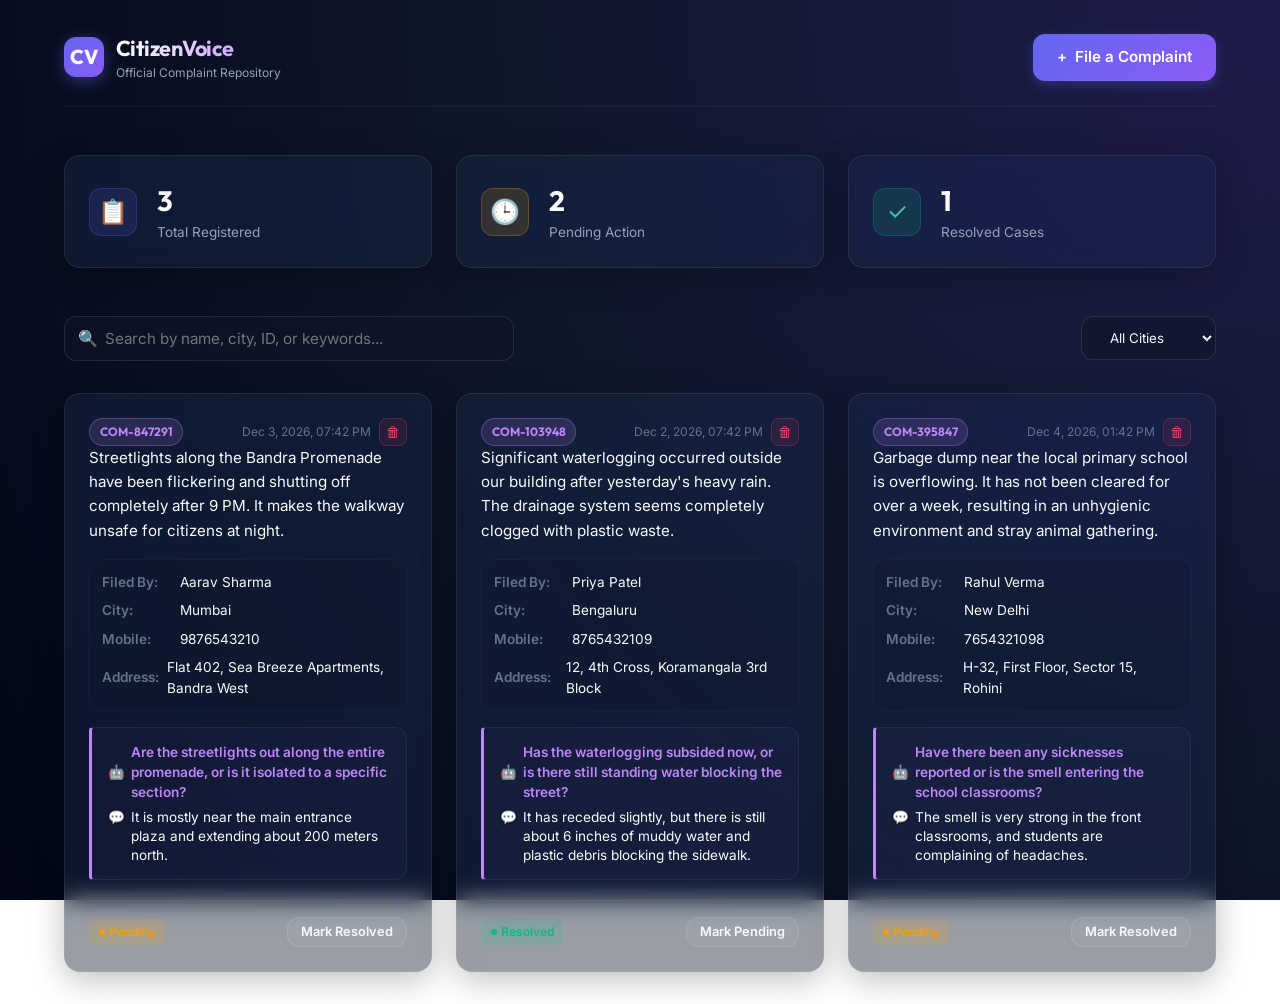
<file: index.html>
<!DOCTYPE html>
<html lang="en">
<head>
  <meta charset="UTF-8">
  <meta name="viewport" content="width=device-width, initial-scale=1.0">
  <meta name="description" content="Manage and report city issues through the modern, transparent Citizen Voice Complaint Repository dashboard.">
  <title>Dashboard | Citizen Voice Repository</title>
  <link rel="stylesheet" href="style.css">
</head>
<body>

  <div class="container">
    <!-- Header Section -->
    <header>
      <a href="index.html" class="logo-section" id="nav-logo">
        <div class="logo-icon">CV</div>
        <div class="logo-text">
          <h1>CitizenVoice</h1>
          <p>Official Complaint Repository</p>
        </div>
      </a>
      <a href="new-complaint.html" class="btn btn-primary" id="btn-goto-form">
        <span>+</span> File a Complaint
      </a>
    </header>

    <!-- Metrics/Stats Section -->
    <section class="stats-grid" aria-label="Complaint Metrics">
      <div class="glass-card stat-card">
        <div class="stat-icon blue">📋</div>
        <div class="stat-details">
          <h3 id="stat-total">0</h3>
          <p>Total Registered</p>
        </div>
      </div>
      
      <div class="glass-card stat-card">
        <div class="stat-icon orange">🕒</div>
        <div class="stat-details">
          <h3 id="stat-pending">0</h3>
          <p>Pending Action</p>
        </div>
      </div>
      
      <div class="glass-card stat-card">
        <div class="stat-icon green">✓</div>
        <div class="stat-details">
          <h3 id="stat-resolved">0</h3>
          <p>Resolved Cases</p>
        </div>
      </div>
    </section>

    <!-- Controls (Search & Filter) Section -->
    <section class="control-bar" aria-label="Controls and filters">
      <div class="search-wrapper">
        <span class="search-icon">🔍</span>
        <input type="text" id="search-complaint" class="search-input" placeholder="Search by name, city, ID, or keywords..." aria-label="Search complaints">
      </div>
      <div class="filters-wrapper">
        <select id="city-filter" class="filter-select" aria-label="Filter by City">
          <option value="">All Cities</option>
        </select>
      </div>
    </section>

    <!-- Complaints Grid Section -->
    <main>
      <div id="complaints-list" class="complaints-grid">
        <!-- Rendered dynamically by app.js -->
        <div class="empty-state glass-card">
          <p>Loading complaints...</p>
        </div>
      </div>
    </main>
  </div>

  <!-- Toast Notification Container -->
  <div id="toast-container" class="toast-container" aria-live="polite"></div>

  <script src="app.js"></script>
</body>
</html>
</file>
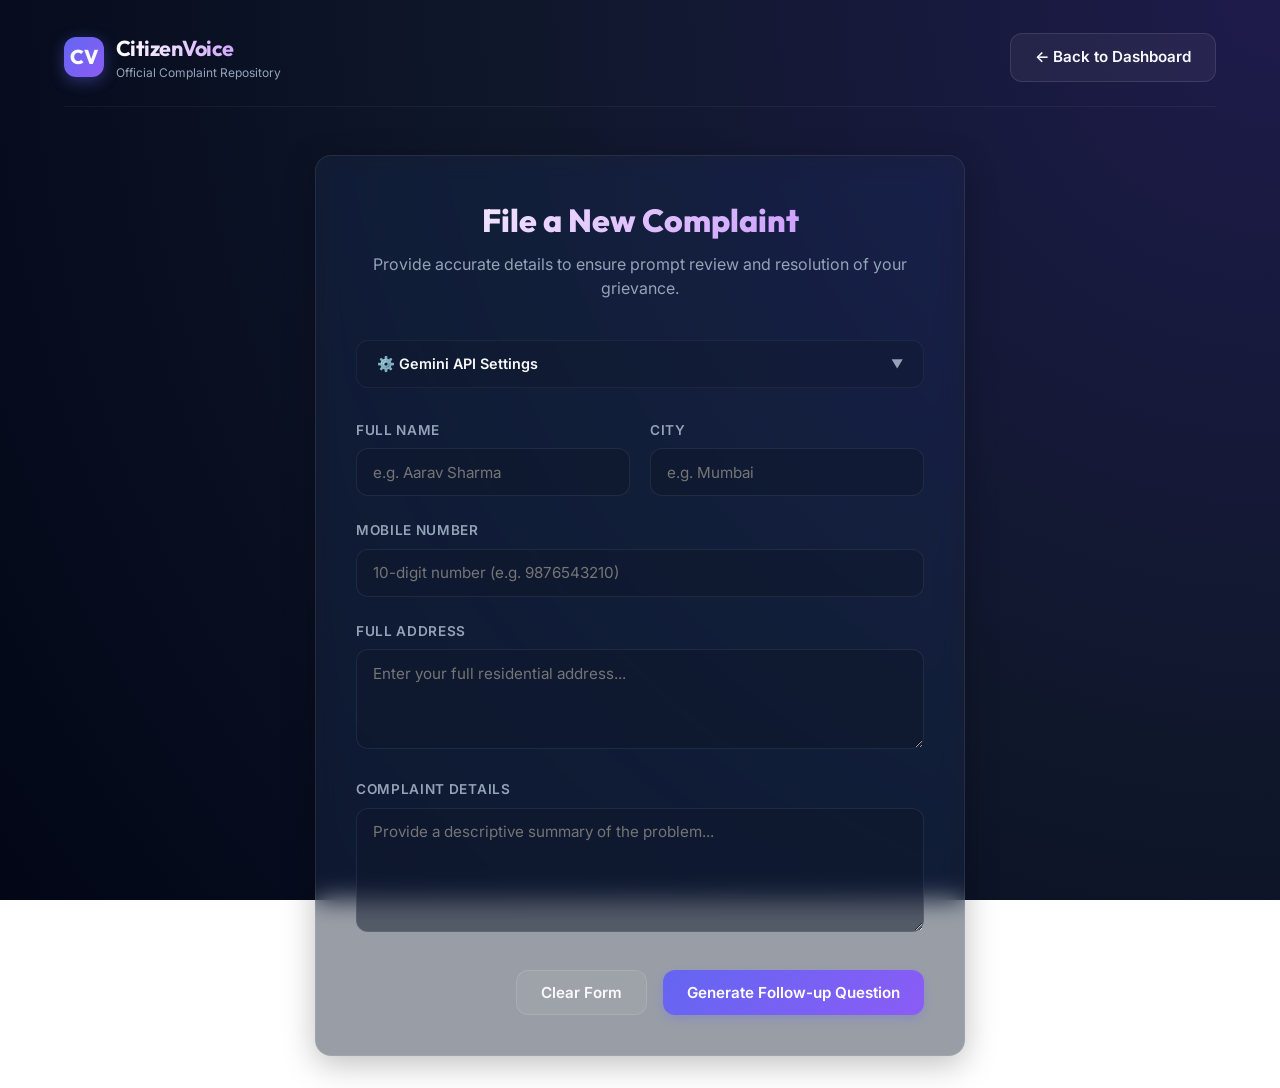
<file: new-complaint.html>
<!DOCTYPE html>
<html lang="en">
<head>
  <meta charset="UTF-8">
  <meta name="viewport" content="width=device-width, initial-scale=1.0">
  <meta name="description" content="Submit a new civic complaint to the Citizen Voice repository. Transparent tracking of local complaints.">
  <title>File a Complaint | Citizen Voice Repository</title>
  <link rel="stylesheet" href="style.css">
</head>
<body>

  <div class="container">
    <!-- Header Section -->
    <header>
      <a href="index.html" class="logo-section" id="nav-logo">
        <div class="logo-icon">CV</div>
        <div class="logo-text">
          <h1>CitizenVoice</h1>
          <p>Official Complaint Repository</p>
        </div>
      </a>
      <a href="index.html" class="btn btn-secondary" id="btn-goto-dashboard">
        ← Back to Dashboard
      </a>
    </header>

    <!-- Form Main Content -->
    <main>
      <div class="glass-card form-container">
        <div class="form-title-section">
          <h2>File a New Complaint</h2>
          <p>Provide accurate details to ensure prompt review and resolution of your grievance.</p>
        </div>

        <!-- Gemini API Key Settings Panel -->
        <div class="api-config-panel">
          <button type="button" class="api-toggle-btn" id="api-toggle-btn" aria-expanded="false">
            <span>⚙️ Gemini API Settings</span>
            <span class="chevron">▼</span>
          </button>
          <div class="api-content collapsed" id="api-content">
            <p class="api-description">We use Gemini AI to generate a specific clarification question based on your complaint. Paste your API key here (stored locally in your browser).</p>
            <div class="api-input-group">
              <input type="password" id="gemini-key-input" class="form-input" placeholder="Enter Gemini API Key...">
              <button type="button" class="btn btn-secondary" id="save-key-btn">Save Key</button>
            </div>
            <span class="api-status" id="api-key-status">❌ No API Key Stored</span>
          </div>
        </div>

        <form id="complaint-form" novalidate>
          <div class="form-row">
            <!-- Full Name -->
            <div class="form-group">
              <label for="name" class="form-label">Full Name</label>
              <input type="text" id="name" class="form-input" placeholder="e.g. Aarav Sharma" required>
            </div>
            
            <!-- City -->
            <div class="form-group">
              <label for="city" class="form-label">City</label>
              <input type="text" id="city" class="form-input" placeholder="e.g. Mumbai" required>
            </div>
          </div>

          <!-- Mobile Number -->
          <div class="form-group">
            <label for="mobile" class="form-label">Mobile Number</label>
            <input type="tel" id="mobile" class="form-input" placeholder="10-digit number (e.g. 9876543210)" required>
          </div>

          <!-- Full Address -->
          <div class="form-group">
            <label for="address" class="form-label">Full Address</label>
            <textarea id="address" class="form-textarea" rows="3" placeholder="Enter your full residential address..." required></textarea>
          </div>

          <!-- Complaint Details -->
          <div class="form-group">
            <label for="complaint" class="form-label">Complaint Details</label>
            <textarea id="complaint" class="form-textarea" rows="5" placeholder="Provide a descriptive summary of the problem..." required></textarea>
          </div>

          <!-- Loading Spinner for Gemini Question Generation -->
          <div class="ai-loader-container hidden" id="ai-loader-container">
            <div class="spinner"></div>
            <p>Gemini is generating a follow-up question based on your complaint...</p>
          </div>

          <!-- AI Follow-up Question Container -->
          <div class="ai-question-section hidden" id="ai-question-section">
            <div class="ai-question-header">
              <span class="ai-badge">🤖 AI Follow-up Question</span>
              <p class="ai-question-prompt" id="ai-question-text">Loading question...</p>
            </div>
            <div class="form-group">
              <label for="ai-answer" class="form-label">Your Answer</label>
              <textarea id="ai-answer" class="form-textarea" rows="3" placeholder="Provide additional details to clarify your complaint..." required></textarea>
            </div>
          </div>

          <!-- Actions -->
          <div class="form-actions">
            <button type="reset" class="btn btn-secondary" id="clear-form-btn">Clear Form</button>
            <button type="button" class="btn btn-secondary hidden" id="edit-details-btn">Edit Details</button>
            <button type="button" class="btn btn-primary" id="generate-question-btn">Generate Follow-up Question</button>
            <button type="submit" class="btn btn-primary hidden" id="submit-complaint-btn">Submit Complaint</button>
          </div>
        </form>
      </div>
    </main>
  </div>

  <!-- Toast Notification Container -->
  <div id="toast-container" class="toast-container" aria-live="polite"></div>

  <script src="app.js"></script>
</body>
</html>
</file>
<file: style.css>
@import url('https://fonts.googleapis.com/css2?family=Inter:wght@300;400;500;600;700&family=Outfit:wght@400;500;600;700;800&display=swap');

/* Design Tokens & Theme Variables */
:root {
  --bg-gradient: radial-gradient(circle at top right, #1e1b4b 0%, #0f172a 50%, #020617 100%);
  --card-bg: rgba(30, 41, 59, 0.45);
  --card-border: rgba(255, 255, 255, 0.08);
  --card-border-hover: rgba(99, 102, 241, 0.4);
  --glow-shadow: 0 0 20px rgba(99, 102, 241, 0.15);
  
  --primary-gradient: linear-gradient(135deg, #6366f1 0%, #8b5cf6 100%);
  --primary-hover-gradient: linear-gradient(135deg, #4f46e5 0%, #7c3aed 100%);
  
  --text-primary: #f8fafc;
  --text-secondary: #94a3b8;
  --text-muted: #64748b;
  --accent-purple: #c084fc;
  
  --success: #10b981;
  --success-bg: rgba(16, 185, 129, 0.15);
  --danger: #f43f5e;
  --danger-bg: rgba(244, 63, 94, 0.15);
  --warning: #f59e0b;
  --warning-bg: rgba(245, 158, 11, 0.15);
  
  --transition-smooth: all 0.3s cubic-bezier(0.4, 0, 0.2, 1);
  --radius-lg: 16px;
  --radius-md: 12px;
  --font-display: 'Outfit', sans-serif;
  --font-sans: 'Inter', sans-serif;
}

/* Reset & Base Styles */
* {
  margin: 0;
  padding: 0;
  box-sizing: border-box;
}

html, body {
  min-height: 100vh;
  font-family: var(--font-sans);
  background: var(--bg-gradient);
  color: var(--text-primary);
  line-height: 1.5;
  overflow-x: hidden;
  background-attachment: fixed;
}

/* Scrollbar customization */
::-webkit-scrollbar {
  width: 8px;
}
::-webkit-scrollbar-track {
  background: rgba(15, 23, 42, 0.6);
}
::-webkit-scrollbar-thumb {
  background: rgba(99, 102, 241, 0.3);
  border-radius: 4px;
}
::-webkit-scrollbar-thumb:hover {
  background: rgba(99, 102, 241, 0.6);
}

/* Layout Elements */
.container {
  width: 100%;
  max-width: 1200px;
  margin: 0 auto;
  padding: 2rem 1.5rem;
}

header {
  display: flex;
  justify-content: space-between;
  align-items: center;
  margin-bottom: 3rem;
  padding-bottom: 1.5rem;
  border-bottom: 1px solid rgba(255, 255, 255, 0.05);
}

.logo-section {
  display: flex;
  align-items: center;
  gap: 0.75rem;
  text-decoration: none;
  color: var(--text-primary);
}

.logo-icon {
  width: 40px;
  height: 40px;
  background: var(--primary-gradient);
  border-radius: var(--radius-md);
  display: flex;
  align-items: center;
  justify-content: center;
  font-weight: 800;
  font-size: 1.25rem;
  font-family: var(--font-display);
  box-shadow: 0 4px 15px rgba(99, 102, 241, 0.4);
}

.logo-text h1 {
  font-family: var(--font-display);
  font-size: 1.35rem;
  font-weight: 700;
  letter-spacing: -0.025em;
  background: linear-gradient(to right, #ffffff, #c084fc);
  -webkit-background-clip: text;
  -webkit-text-fill-color: transparent;
}

.logo-text p {
  font-size: 0.75rem;
  color: var(--text-secondary);
}

/* Glassmorphism Styles */
.glass-card {
  background: var(--card-bg);
  backdrop-filter: blur(12px) saturate(180%);
  -webkit-backdrop-filter: blur(12px) saturate(180%);
  border: 1px solid var(--card-border);
  border-radius: var(--radius-lg);
  box-shadow: 0 8px 32px 0 rgba(0, 0, 0, 0.25);
  transition: var(--transition-smooth);
}

.glass-card:hover {
  border-color: var(--card-border-hover);
  box-shadow: var(--glow-shadow);
}

/* Buttons */
.btn {
  display: inline-flex;
  align-items: center;
  gap: 0.5rem;
  padding: 0.75rem 1.5rem;
  font-family: var(--font-sans);
  font-weight: 600;
  font-size: 0.95rem;
  border-radius: var(--radius-md);
  border: none;
  cursor: pointer;
  transition: var(--transition-smooth);
  text-decoration: none;
}

.btn-primary {
  background: var(--primary-gradient);
  color: #fff;
  box-shadow: 0 4px 12px rgba(99, 102, 241, 0.3);
}

.btn-primary:hover {
  background: var(--primary-hover-gradient);
  transform: translateY(-2px);
  box-shadow: 0 6px 20px rgba(99, 102, 241, 0.45);
}

.btn-primary:active {
  transform: translateY(0);
}

.btn-secondary {
  background: rgba(255, 255, 255, 0.05);
  color: var(--text-primary);
  border: 1px solid rgba(255, 255, 255, 0.1);
}

.btn-secondary:hover {
  background: rgba(255, 255, 255, 0.1);
  border-color: rgba(255, 255, 255, 0.2);
  transform: translateY(-2px);
}

.btn-danger {
  background: var(--danger-bg);
  color: var(--danger);
  border: 1px solid rgba(244, 63, 94, 0.2);
}

.btn-danger:hover {
  background: var(--danger);
  color: #fff;
  transform: translateY(-2px);
  box-shadow: 0 4px 12px rgba(244, 63, 94, 0.3);
}

/* Trash icon delete button in card header */
.btn-icon-delete {
  display: inline-flex;
  align-items: center;
  justify-content: center;
  width: 28px;
  height: 28px;
  border-radius: 8px;
  border: 1px solid rgba(244, 63, 94, 0.25);
  background: rgba(244, 63, 94, 0.1);
  color: var(--danger);
  font-size: 0.9rem;
  cursor: pointer;
  transition: var(--transition-smooth);
  flex-shrink: 0;
  line-height: 1;
}

.btn-icon-delete:hover {
  background: var(--danger);
  border-color: var(--danger);
  color: #fff;
  transform: scale(1.1);
  box-shadow: 0 4px 14px rgba(244, 63, 94, 0.45);
  animation: shake 0.3s ease;
}

@keyframes shake {
  0%, 100% { transform: scale(1.1) rotate(0deg); }
  25%       { transform: scale(1.1) rotate(-6deg); }
  75%       { transform: scale(1.1) rotate(6deg); }
}

/* Statistics Bar */
.stats-grid {
  display: grid;
  grid-template-columns: repeat(auto-fit, minmax(220px, 1fr));
  gap: 1.5rem;
  margin-bottom: 3rem;
}

.stat-card {
  padding: 1.5rem;
  display: flex;
  align-items: center;
  gap: 1.25rem;
}

.stat-icon {
  width: 48px;
  height: 48px;
  border-radius: var(--radius-md);
  display: flex;
  align-items: center;
  justify-content: center;
  font-size: 1.5rem;
}

.stat-icon.blue {
  background: rgba(99, 102, 241, 0.15);
  color: #818cf8;
  border: 1px solid rgba(99, 102, 241, 0.25);
}

.stat-icon.green {
  background: rgba(16, 185, 129, 0.15);
  color: #34d399;
  border: 1px solid rgba(16, 185, 129, 0.25);
}

.stat-icon.orange {
  background: rgba(245, 158, 11, 0.15);
  color: #fbbf24;
  border: 1px solid rgba(245, 158, 11, 0.25);
}

.stat-details h3 {
  font-size: 1.75rem;
  font-weight: 700;
  font-family: var(--font-display);
}

.stat-details p {
  font-size: 0.85rem;
  color: var(--text-secondary);
}

/* Control & Search Bar */
.control-bar {
  display: flex;
  justify-content: space-between;
  align-items: center;
  gap: 1rem;
  margin-bottom: 2rem;
  flex-wrap: wrap;
}

.search-wrapper {
  position: relative;
  flex-grow: 1;
  max-width: 450px;
}

.search-input {
  width: 100%;
  padding: 0.75rem 1rem 0.75rem 2.5rem;
  background: rgba(15, 23, 42, 0.6);
  border: 1px solid rgba(255, 255, 255, 0.1);
  border-radius: var(--radius-md);
  color: var(--text-primary);
  font-family: var(--font-sans);
  font-size: 0.95rem;
  transition: var(--transition-smooth);
}

.search-input:focus {
  outline: none;
  border-color: #6366f1;
  box-shadow: 0 0 15px rgba(99, 102, 241, 0.25);
  background: rgba(15, 23, 42, 0.85);
}

.search-icon {
  position: absolute;
  left: 0.85rem;
  top: 50%;
  transform: translateY(-50%);
  color: var(--text-muted);
  pointer-events: none;
}

.filters-wrapper {
  display: flex;
  gap: 0.75rem;
}

.filter-select {
  padding: 0.75rem 1.5rem;
  background: rgba(15, 23, 42, 0.6);
  border: 1px solid rgba(255, 255, 255, 0.1);
  border-radius: var(--radius-md);
  color: var(--text-primary);
  font-family: var(--font-sans);
  cursor: pointer;
  outline: none;
  transition: var(--transition-smooth);
}

.filter-select:focus {
  border-color: #6366f1;
}

/* Complaints Grid and Cards */
.complaints-grid {
  display: grid;
  grid-template-columns: repeat(auto-fill, minmax(340px, 1fr));
  gap: 1.5rem;
}

.complaint-card {
  padding: 1.5rem;
  display: flex;
  flex-direction: column;
  justify-content: space-between;
  gap: 1.25rem;
  min-height: 280px;
  animation: fadeIn 0.4s ease-out forwards;
}

.card-header {
  display: flex;
  justify-content: space-between;
  align-items: flex-start;
}

.tracking-id {
  font-family: var(--font-display);
  font-size: 0.75rem;
  font-weight: 700;
  color: var(--accent-purple);
  background: rgba(192, 132, 252, 0.15);
  padding: 0.25rem 0.6rem;
  border-radius: 20px;
  border: 1px solid rgba(192, 132, 252, 0.3);
}

.card-date {
  font-size: 0.75rem;
  color: var(--text-muted);
}

.card-body {
  flex-grow: 1;
}

.complaint-desc {
  font-size: 0.95rem;
  color: var(--text-primary);
  margin-bottom: 1rem;
  line-height: 1.6;
  white-space: pre-wrap;
}

.complaint-meta {
  display: grid;
  grid-template-columns: 1fr;
  gap: 0.5rem;
  padding: 0.75rem;
  background: rgba(15, 23, 42, 0.3);
  border-radius: var(--radius-md);
  border: 1px solid rgba(255, 255, 255, 0.03);
}

.meta-item {
  font-size: 0.85rem;
  color: var(--text-secondary);
  display: flex;
  align-items: center;
  gap: 0.5rem;
}

.meta-item span.label {
  font-weight: 600;
  color: var(--text-muted);
  width: 70px;
  display: inline-block;
}

.meta-item span.val {
  color: var(--text-primary);
  word-break: break-word;
}

.card-footer {
  display: flex;
  justify-content: space-between;
  align-items: center;
  padding-top: 1rem;
  border-top: 1px solid rgba(255, 255, 255, 0.05);
}

.status-badge {
  font-size: 0.75rem;
  font-weight: 600;
  padding: 0.25rem 0.6rem;
  border-radius: 6px;
  display: flex;
  align-items: center;
  gap: 0.25rem;
}

.status-badge::before {
  content: '';
  display: inline-block;
  width: 6px;
  height: 6px;
  border-radius: 50%;
}

.status-badge.pending {
  color: var(--warning);
  background: var(--warning-bg);
}
.status-badge.pending::before {
  background: var(--warning);
}

.status-badge.resolved {
  color: var(--success);
  background: var(--success-bg);
}
.status-badge.resolved::before {
  background: var(--success);
}

/* Empty State */
.empty-state {
  grid-column: 1 / -1;
  text-align: center;
  padding: 5rem 2rem;
  display: flex;
  flex-direction: column;
  align-items: center;
  justify-content: center;
  gap: 1rem;
}

.empty-icon {
  font-size: 3.5rem;
  background: var(--primary-gradient);
  -webkit-background-clip: text;
  -webkit-text-fill-color: transparent;
  margin-bottom: 0.5rem;
}

.empty-state h3 {
  font-family: var(--font-display);
  font-size: 1.5rem;
  font-weight: 600;
}

.empty-state p {
  color: var(--text-secondary);
  max-width: 400px;
  margin-bottom: 1rem;
}

/* Form Styling */
.form-container {
  max-width: 650px;
  margin: 0 auto;
  padding: 2.5rem;
}

.form-title-section {
  text-align: center;
  margin-bottom: 2.5rem;
}

.form-title-section h2 {
  font-family: var(--font-display);
  font-size: 2rem;
  font-weight: 800;
  margin-bottom: 0.5rem;
  background: linear-gradient(135deg, #ffffff, #c084fc);
  -webkit-background-clip: text;
  -webkit-text-fill-color: transparent;
}

.form-title-section p {
  color: var(--text-secondary);
}

.form-group {
  margin-bottom: 1.5rem;
}

.form-row {
  display: grid;
  grid-template-columns: 1fr 1fr;
  gap: 1.25rem;
}

@media (max-width: 600px) {
  .form-row {
    grid-template-columns: 1fr;
    gap: 0;
  }
}

.form-label {
  display: block;
  font-size: 0.85rem;
  font-weight: 600;
  color: var(--text-secondary);
  margin-bottom: 0.5rem;
  text-transform: uppercase;
  letter-spacing: 0.05em;
}

.form-input, .form-textarea {
  width: 100%;
  padding: 0.85rem 1rem;
  background: rgba(15, 23, 42, 0.5);
  border: 1px solid rgba(255, 255, 255, 0.08);
  border-radius: var(--radius-md);
  color: var(--text-primary);
  font-family: var(--font-sans);
  font-size: 0.95rem;
  transition: var(--transition-smooth);
}

.form-input:focus, .form-textarea:focus {
  outline: none;
  border-color: #6366f1;
  box-shadow: 0 0 15px rgba(99, 102, 241, 0.2);
  background: rgba(15, 23, 42, 0.8);
}

.form-textarea {
  resize: vertical;
  min-height: 100px;
}

.form-actions {
  display: flex;
  justify-content: flex-end;
  gap: 1rem;
  margin-top: 2rem;
}

/* Toast Notifications */
.toast-container {
  position: fixed;
  bottom: 2rem;
  right: 2rem;
  z-index: 1000;
  display: flex;
  flex-direction: column;
  gap: 0.75rem;
}

.toast {
  padding: 1rem 1.5rem;
  background: rgba(15, 23, 42, 0.9);
  backdrop-filter: blur(10px);
  border-left: 4px solid var(--success);
  border-top: 1px solid rgba(255, 255, 255, 0.05);
  border-right: 1px solid rgba(255, 255, 255, 0.05);
  border-bottom: 1px solid rgba(255, 255, 255, 0.05);
  border-radius: 4px var(--radius-md) var(--radius-md) 4px;
  color: var(--text-primary);
  box-shadow: 0 10px 25px rgba(0, 0, 0, 0.3);
  display: flex;
  align-items: center;
  gap: 0.75rem;
  transform: translateX(120%);
  animation: slideIn 0.3s cubic-bezier(0.16, 1, 0.3, 1) forwards;
  pointer-events: auto;
}

.toast.toast-danger {
  border-left-color: var(--danger);
}

.toast.fadeOut {
  animation: slideOut 0.3s cubic-bezier(0.16, 1, 0.3, 1) forwards;
}

/* Animations */
@keyframes fadeIn {
  from {
    opacity: 0;
    transform: translateY(15px);
  }
  to {
    opacity: 1;
    transform: translateY(0);
  }
}

@keyframes slideIn {
  to {
    transform: translateX(0);
  }
}

@keyframes slideOut {
  from {
    transform: translateX(0);
  }
  to {
    transform: translateX(120%);
  }
}

/* Gemini API Integration Styles */
.hidden {
  display: none !important;
}

/* API Config Panel */
.api-config-panel {
  background: rgba(15, 23, 42, 0.3);
  border: 1px solid rgba(255, 255, 255, 0.05);
  border-radius: var(--radius-md);
  margin-bottom: 2rem;
  overflow: hidden;
  transition: var(--transition-smooth);
}

.api-config-panel:hover {
  border-color: rgba(99, 102, 241, 0.2);
}

.api-toggle-btn {
  width: 100%;
  padding: 0.85rem 1.25rem;
  background: none;
  border: none;
  color: var(--text-primary);
  font-family: var(--font-sans);
  font-weight: 600;
  font-size: 0.9rem;
  display: flex;
  justify-content: space-between;
  align-items: center;
  cursor: pointer;
  outline: none;
}

.api-toggle-btn .chevron {
  font-size: 0.75rem;
  transition: transform 0.3s ease;
  color: var(--text-secondary);
}

.api-toggle-btn[aria-expanded="true"] .chevron {
  transform: rotate(180deg);
}

.api-content {
  padding: 0 1.25rem 1.25rem 1.25rem;
  transition: all 0.3s cubic-bezier(0.4, 0, 0.2, 1);
  max-height: 500px;
  opacity: 1;
}

.api-content.collapsed {
  max-height: 0;
  padding-top: 0;
  padding-bottom: 0;
  opacity: 0;
  pointer-events: none;
}

.api-description {
  font-size: 0.8rem;
  color: var(--text-secondary);
  margin-bottom: 0.75rem;
  line-height: 1.4;
}

.api-input-group {
  display: flex;
  gap: 0.75rem;
  margin-bottom: 0.75rem;
}

.api-input-group .form-input {
  flex-grow: 1;
  padding: 0.65rem 0.85rem;
  font-size: 0.85rem;
}

.api-input-group .btn {
  padding: 0.65rem 1.25rem;
  font-size: 0.85rem;
}

.api-status {
  display: inline-flex;
  align-items: center;
  font-size: 0.75rem;
  font-weight: 600;
  gap: 0.35rem;
}

.api-status.stored {
  color: var(--success);
}

/* Spinner Loader */
.ai-loader-container {
  display: flex;
  flex-direction: column;
  align-items: center;
  justify-content: center;
  gap: 1rem;
  padding: 2rem;
  background: rgba(15, 23, 42, 0.4);
  border: 1px dashed rgba(99, 102, 241, 0.2);
  border-radius: var(--radius-md);
  margin-bottom: 1.5rem;
  text-align: center;
  animation: fadeIn 0.4s ease-out forwards;
}

.ai-loader-container p {
  font-size: 0.85rem;
  color: var(--text-secondary);
}

.spinner {
  width: 40px;
  height: 40px;
  border: 3px solid rgba(99, 102, 241, 0.1);
  border-top-color: #8b5cf6;
  border-radius: 50%;
  animation: spin 1s linear infinite;
}

@keyframes spin {
  to {
    transform: rotate(360deg);
  }
}

/* AI Question Section */
.ai-question-section {
  background: rgba(192, 132, 252, 0.05);
  border: 1px solid rgba(192, 132, 252, 0.25);
  border-radius: var(--radius-md);
  padding: 1.5rem;
  margin-bottom: 1.5rem;
  box-shadow: 0 4px 20px rgba(192, 132, 252, 0.05);
  animation: slideDown 0.4s cubic-bezier(0.16, 1, 0.3, 1) forwards;
}

.ai-question-header {
  margin-bottom: 1.25rem;
}

.ai-badge {
  display: inline-flex;
  align-items: center;
  gap: 0.35rem;
  font-family: var(--font-display);
  font-size: 0.7rem;
  font-weight: 700;
  color: var(--accent-purple);
  background: rgba(192, 132, 252, 0.15);
  border: 1px solid rgba(192, 132, 252, 0.3);
  padding: 0.25rem 0.6rem;
  border-radius: 20px;
  text-transform: uppercase;
  margin-bottom: 0.75rem;
  letter-spacing: 0.05em;
}

.ai-question-prompt {
  font-size: 1rem;
  font-weight: 500;
  line-height: 1.5;
  color: var(--text-primary);
}

/* Dashboard card integration styles */
.ai-followup-box {
  margin-top: 1rem;
  padding: 0.85rem 1rem;
  background: rgba(192, 132, 252, 0.03);
  border-left: 3px solid var(--accent-purple);
  border-top: 1px solid rgba(192, 132, 252, 0.1);
  border-right: 1px solid rgba(192, 132, 252, 0.1);
  border-bottom: 1px solid rgba(192, 132, 252, 0.1);
  border-radius: 4px var(--radius-md) var(--radius-md) 4px;
}

.ai-card-question {
  font-size: 0.85rem;
  font-weight: 600;
  color: var(--accent-purple);
  margin-bottom: 0.35rem;
  display: flex;
  align-items: center;
  gap: 0.35rem;
}

.ai-card-answer {
  font-size: 0.85rem;
  line-height: 1.4;
  color: var(--text-primary);
  display: flex;
  align-items: flex-start;
  gap: 0.35rem;
}

@keyframes slideDown {
  from {
    opacity: 0;
    transform: translateY(-15px);
  }
  to {
    opacity: 1;
    transform: translateY(0);
  }
}
</file>
